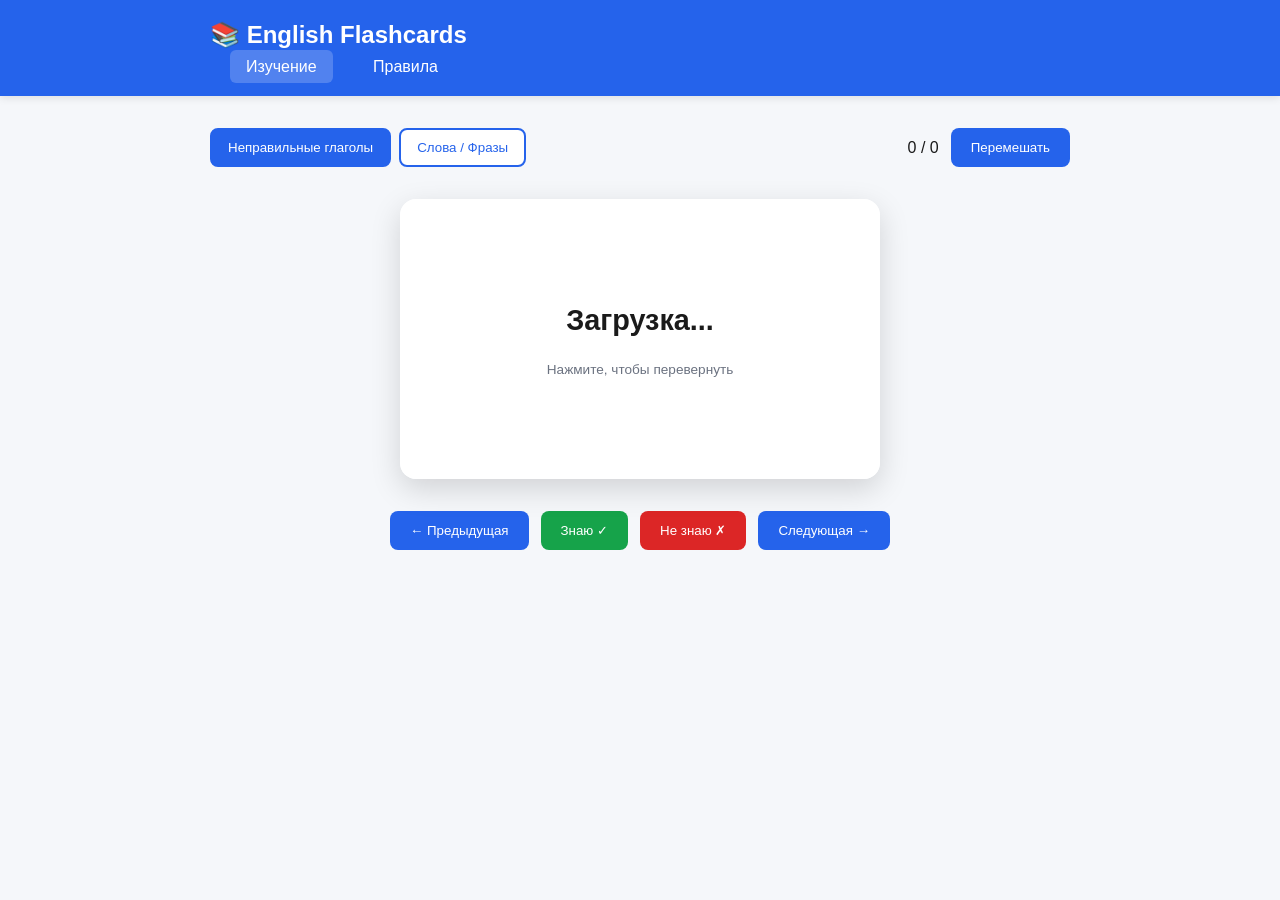
<file: index.html>
<!DOCTYPE html>
<html lang="ru">
<head>
  <meta charset="UTF-8">
  <meta name="viewport" content="width=device-width, initial-scale=1.0">
  <title>Изучение английского — Карточки</title>
  <link rel="stylesheet" href="styles.css">
</head>
<body>
  <header class="header">
    <div class="container">
      <h1>📚 English Flashcards</h1>
      <nav>
        <a href="index.html" class="active">Изучение</a>
        <a href="rules.html">Правила</a>
      </nav>
    </div>
  </header>

  <main class="container">
    <section class="controls">
      <div class="mode-selector">
        <button class="mode-btn active" data-mode="verbs">Неправильные глаголы</button>
        <button class="mode-btn" data-mode="words">Слова / Фразы</button>
      </div>
      <div class="stats">
        <span id="progress">0 / 0</span>
        <button id="shuffle-btn">Перемешать</button>
      </div>
    </section>

    <section class="card-container">
      <div class="flashcard" id="flashcard">
        <div class="card-front">
          <div class="card-content" id="front-content">Загрузка...</div>
          <div class="hint">Нажмите, чтобы перевернуть</div>
        </div>
        <div class="card-back">
          <div class="card-content" id="back-content"></div>
          <div class="hint">Нажмите, чтобы вернуть</div>
        </div>
      </div>
    </section>

    <section class="actions">
      <button id="prev-btn">← Предыдущая</button>
      <button id="know-btn">Знаю ✓</button>
      <button id="dont-know-btn">Не знаю ✗</button>
      <button id="next-btn">Следующая →</button>
    </section>

    <section class="add-form" id="add-form" style="display:none;">
      <h3>Добавить своё слово / фразу</h3>
      <input type="text" id="en-input" placeholder="English word or phrase">
      <input type="text" id="ru-input" placeholder="Перевод на русский">
      <button id="add-btn">Добавить</button>
    </section>
  </main>

  <script src="script.js"></script>
</body>
</html>
</file>
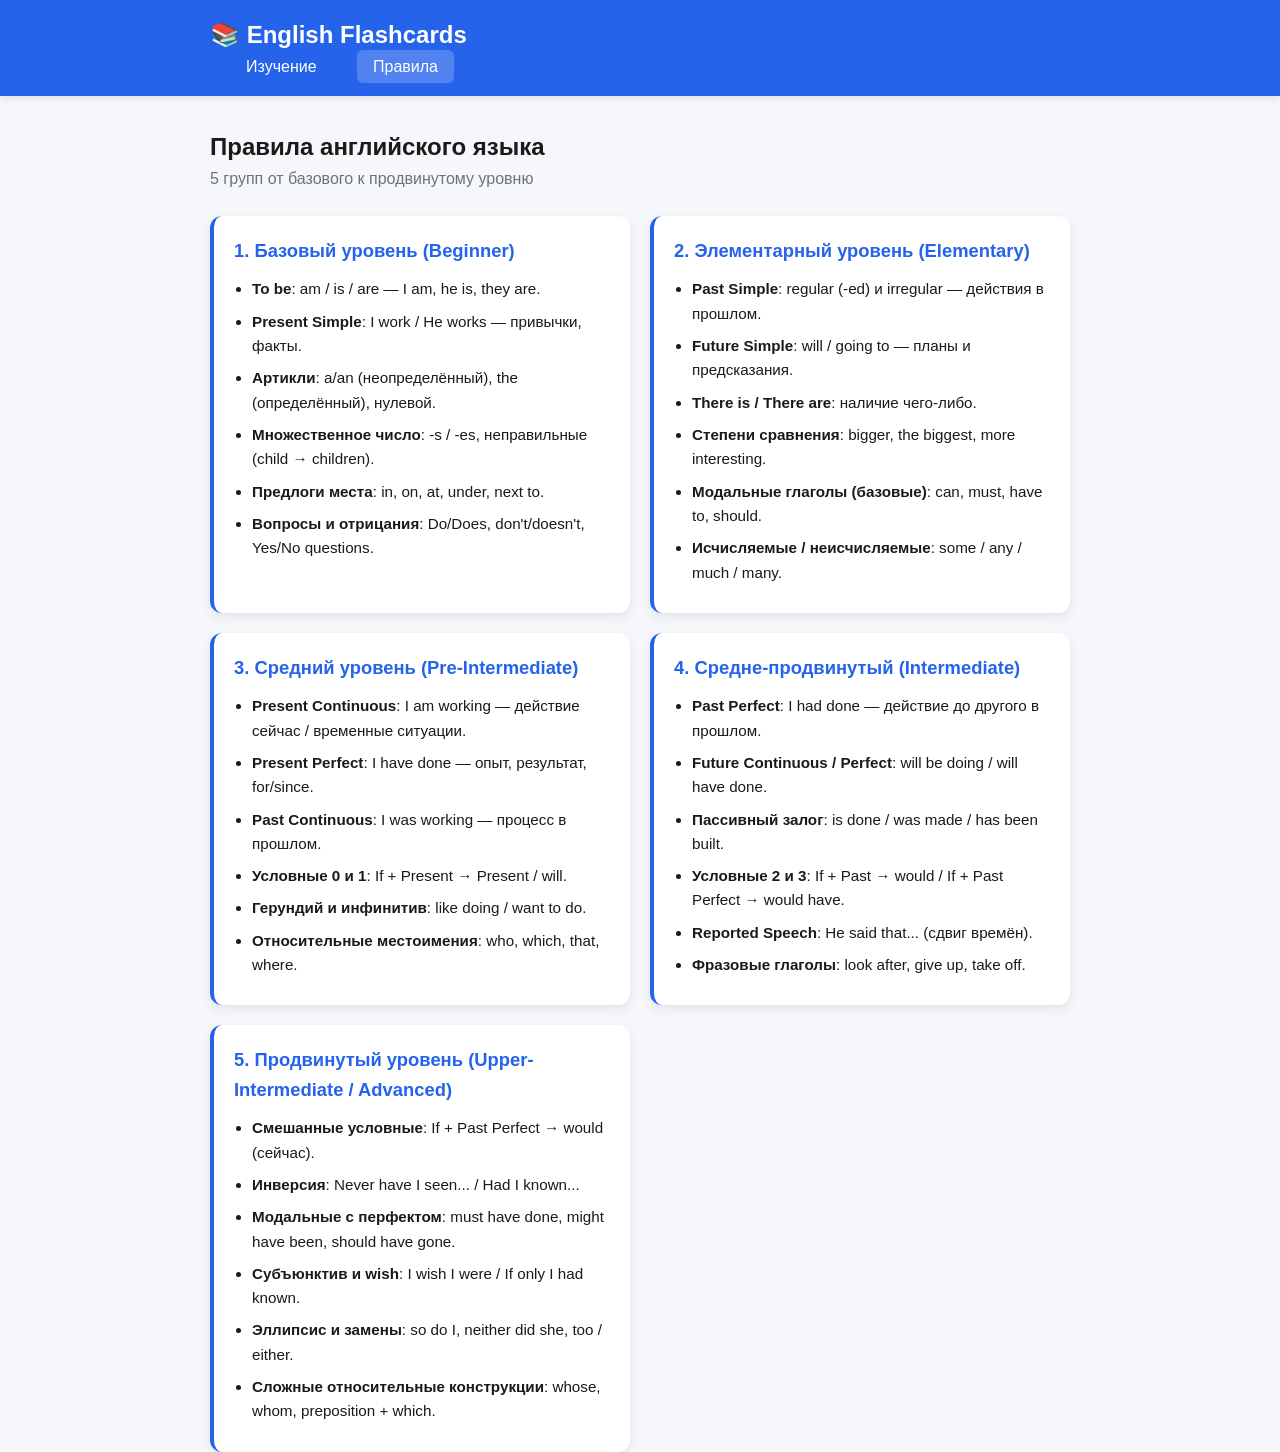
<file: rules.html>
<!DOCTYPE html>
<html lang="ru">
<head>
  <meta charset="UTF-8">
  <meta name="viewport" content="width=device-width, initial-scale=1.0">
  <title>Правила английского языка</title>
  <link rel="stylesheet" href="styles.css">
</head>
<body>
  <header class="header">
    <div class="container">
      <h1>📚 English Flashcards</h1>
      <nav>
        <a href="index.html">Изучение</a>
        <a href="rules.html" class="active">Правила</a>
      </nav>
    </div>
  </header>

  <main class="container">
    <h2>Правила английского языка</h2>
    <p class="subtitle">5 групп от базового к продвинутому уровню</p>

    <div class="rules-grid">
      <div class="rule-block">
        <h3>1. Базовый уровень (Beginner)</h3>
        <ul>
          <li><strong>To be</strong>: am / is / are — I am, he is, they are.</li>
          <li><strong>Present Simple</strong>: I work / He works — привычки, факты.</li>
          <li><strong>Артикли</strong>: a/an (неопределённый), the (определённый), нулевой.</li>
          <li><strong>Множественное число</strong>: -s / -es, неправильные (child → children).</li>
          <li><strong>Предлоги места</strong>: in, on, at, under, next to.</li>
          <li><strong>Вопросы и отрицания</strong>: Do/Does, don't/doesn't, Yes/No questions.</li>
        </ul>
      </div>

      <div class="rule-block">
        <h3>2. Элементарный уровень (Elementary)</h3>
        <ul>
          <li><strong>Past Simple</strong>: regular (-ed) и irregular — действия в прошлом.</li>
          <li><strong>Future Simple</strong>: will / going to — планы и предсказания.</li>
          <li><strong>There is / There are</strong>: наличие чего-либо.</li>
          <li><strong>Степени сравнения</strong>: bigger, the biggest, more interesting.</li>
          <li><strong>Модальные глаголы (базовые)</strong>: can, must, have to, should.</li>
          <li><strong>Исчисляемые / неисчисляемые</strong>: some / any / much / many.</li>
        </ul>
      </div>

      <div class="rule-block">
        <h3>3. Средний уровень (Pre-Intermediate)</h3>
        <ul>
          <li><strong>Present Continuous</strong>: I am working — действие сейчас / временные ситуации.</li>
          <li><strong>Present Perfect</strong>: I have done — опыт, результат, for/since.</li>
          <li><strong>Past Continuous</strong>: I was working — процесс в прошлом.</li>
          <li><strong>Условные 0 и 1</strong>: If + Present → Present / will.</li>
          <li><strong>Герундий и инфинитив</strong>: like doing / want to do.</li>
          <li><strong>Относительные местоимения</strong>: who, which, that, where.</li>
        </ul>
      </div>

      <div class="rule-block">
        <h3>4. Средне-продвинутый (Intermediate)</h3>
        <ul>
          <li><strong>Past Perfect</strong>: I had done — действие до другого в прошлом.</li>
          <li><strong>Future Continuous / Perfect</strong>: will be doing / will have done.</li>
          <li><strong>Пассивный залог</strong>: is done / was made / has been built.</li>
          <li><strong>Условные 2 и 3</strong>: If + Past → would / If + Past Perfect → would have.</li>
          <li><strong>Reported Speech</strong>: He said that... (сдвиг времён).</li>
          <li><strong>Фразовые глаголы</strong>: look after, give up, take off.</li>
        </ul>
      </div>

      <div class="rule-block">
        <h3>5. Продвинутый уровень (Upper-Intermediate / Advanced)</h3>
        <ul>
          <li><strong>Смешанные условные</strong>: If + Past Perfect → would (сейчас).</li>
          <li><strong>Инверсия</strong>: Never have I seen... / Had I known...</li>
          <li><strong>Модальные с перфектом</strong>: must have done, might have been, should have gone.</li>
          <li><strong>Субъюнктив и wish</strong>: I wish I were / If only I had known.</li>
          <li><strong>Эллипсис и замены</strong>: so do I, neither did she, too / either.</li>
          <li><strong>Сложные относительные конструкции</strong>: whose, whom, preposition + which.</li>
        </ul>
      </div>
    </div>
  </main>
</body>
</html>
</file>
<file: styles.css>
* {
  box-sizing: border-box;
  margin: 0;
  padding: 0;
}

body {
  font-family: -apple-system, BlinkMacSystemFont, 'Segoe UI', Roboto, Oxygen, Ubuntu, sans-serif;
  background: #f5f7fa;
  color: #1a1a1a;
  line-height: 1.6;
  min-height: 100vh;
}

.container {
  max-width: 900px;
  margin: 0 auto;
  padding: 0 20px;
}

.header {
  background: #2563eb;
  color: white;
  padding: 16px 0;
  margin-bottom: 32px;
  box-shadow: 0 2px 8px rgba(0,0,0,0.1);
}

.header h1 {
  font-size: 1.5rem;
  display: inline-block;
  margin-right: 32px;
}

.header nav a {
  color: white;
  text-decoration: none;
  margin-left: 20px;
  padding: 8px 16px;
  border-radius: 6px;
  transition: background 0.2s;
}

.header nav a:hover,
.header nav a.active {
  background: rgba(255,255,255,0.2);
}

.controls {
  display: flex;
  justify-content: space-between;
  align-items: center;
  margin-bottom: 24px;
  flex-wrap: wrap;
  gap: 12px;
}

.mode-selector {
  display: flex;
  gap: 8px;
  flex-wrap: wrap;
}

.mode-btn {
  padding: 10px 16px;
  border: 2px solid #2563eb;
  background: white;
  color: #2563eb;
  border-radius: 8px;
  cursor: pointer;
  font-weight: 500;
  transition: all 0.2s;
}

.mode-btn.active,
.mode-btn:hover {
  background: #2563eb;
  color: white;
}

.stats {
  display: flex;
  align-items: center;
  gap: 12px;
}

.card-container {
  display: flex;
  justify-content: center;
  margin: 32px 0;
  perspective: 1000px;
}

.flashcard {
  width: 100%;
  max-width: 480px;
  height: 280px;
  position: relative;
  transform-style: preserve-3d;
  transition: transform 0.6s;
  cursor: pointer;
  border-radius: 16px;
  box-shadow: 0 10px 30px rgba(0,0,0,0.15);
}

.flashcard.flipped {
  transform: rotateY(180deg);
}

.card-front, .card-back {
  position: absolute;
  width: 100%;
  height: 100%;
  backface-visibility: hidden;
  border-radius: 16px;
  display: flex;
  flex-direction: column;
  justify-content: center;
  align-items: center;
  padding: 24px;
  background: white;
}

.card-back {
  transform: rotateY(180deg);
  background: #f0f9ff;
}

.card-content {
  font-size: 1.8rem;
  font-weight: 600;
  text-align: center;
  word-break: break-word;
}

.hint {
  margin-top: 16px;
  font-size: 0.85rem;
  color: #6b7280;
}

.actions {
  display: flex;
  justify-content: center;
  gap: 12px;
  flex-wrap: wrap;
  margin-bottom: 32px;
}

.actions button, #shuffle-btn, #add-btn {
  padding: 12px 20px;
  border: none;
  border-radius: 8px;
  background: #2563eb;
  color: white;
  font-weight: 500;
  cursor: pointer;
  transition: background 0.2s;
}

.actions button:hover, #shuffle-btn:hover, #add-btn:hover {
  background: #1d4ed8;
}

#know-btn { background: #16a34a; }
#know-btn:hover { background: #15803d; }
#dont-know-btn { background: #dc2626; }
#dont-know-btn:hover { background: #b91c1c; }

.add-form {
  background: white;
  padding: 24px;
  border-radius: 12px;
  box-shadow: 0 2px 8px rgba(0,0,0,0.08);
  margin-top: 16px;
}

.add-form h3 {
  margin-bottom: 16px;
}

.add-form input {
  display: block;
  width: 100%;
  padding: 12px;
  margin-bottom: 12px;
  border: 1px solid #d1d5db;
  border-radius: 8px;
  font-size: 1rem;
}

.rules-grid {
  display: grid;
  grid-template-columns: repeat(auto-fit, minmax(280px, 1fr));
  gap: 20px;
  margin-top: 24px;
}

.rule-block {
  background: white;
  padding: 20px;
  border-radius: 12px;
  box-shadow: 0 4px 12px rgba(0,0,0,0.08);
  border-left: 4px solid #2563eb;
}

.rule-block h3 {
  color: #2563eb;
  margin-bottom: 12px;
  font-size: 1.15rem;
}

.rule-block ul {
  padding-left: 18px;
}

.rule-block li {
  margin-bottom: 8px;
  font-size: 0.95rem;
}

.subtitle {
  color: #6b7280;
  margin-bottom: 8px;
}

@media (max-width: 600px) {
  .header h1 { font-size: 1.2rem; }
  .card-content { font-size: 1.4rem; }
  .flashcard { height: 240px; }
}
</file>
